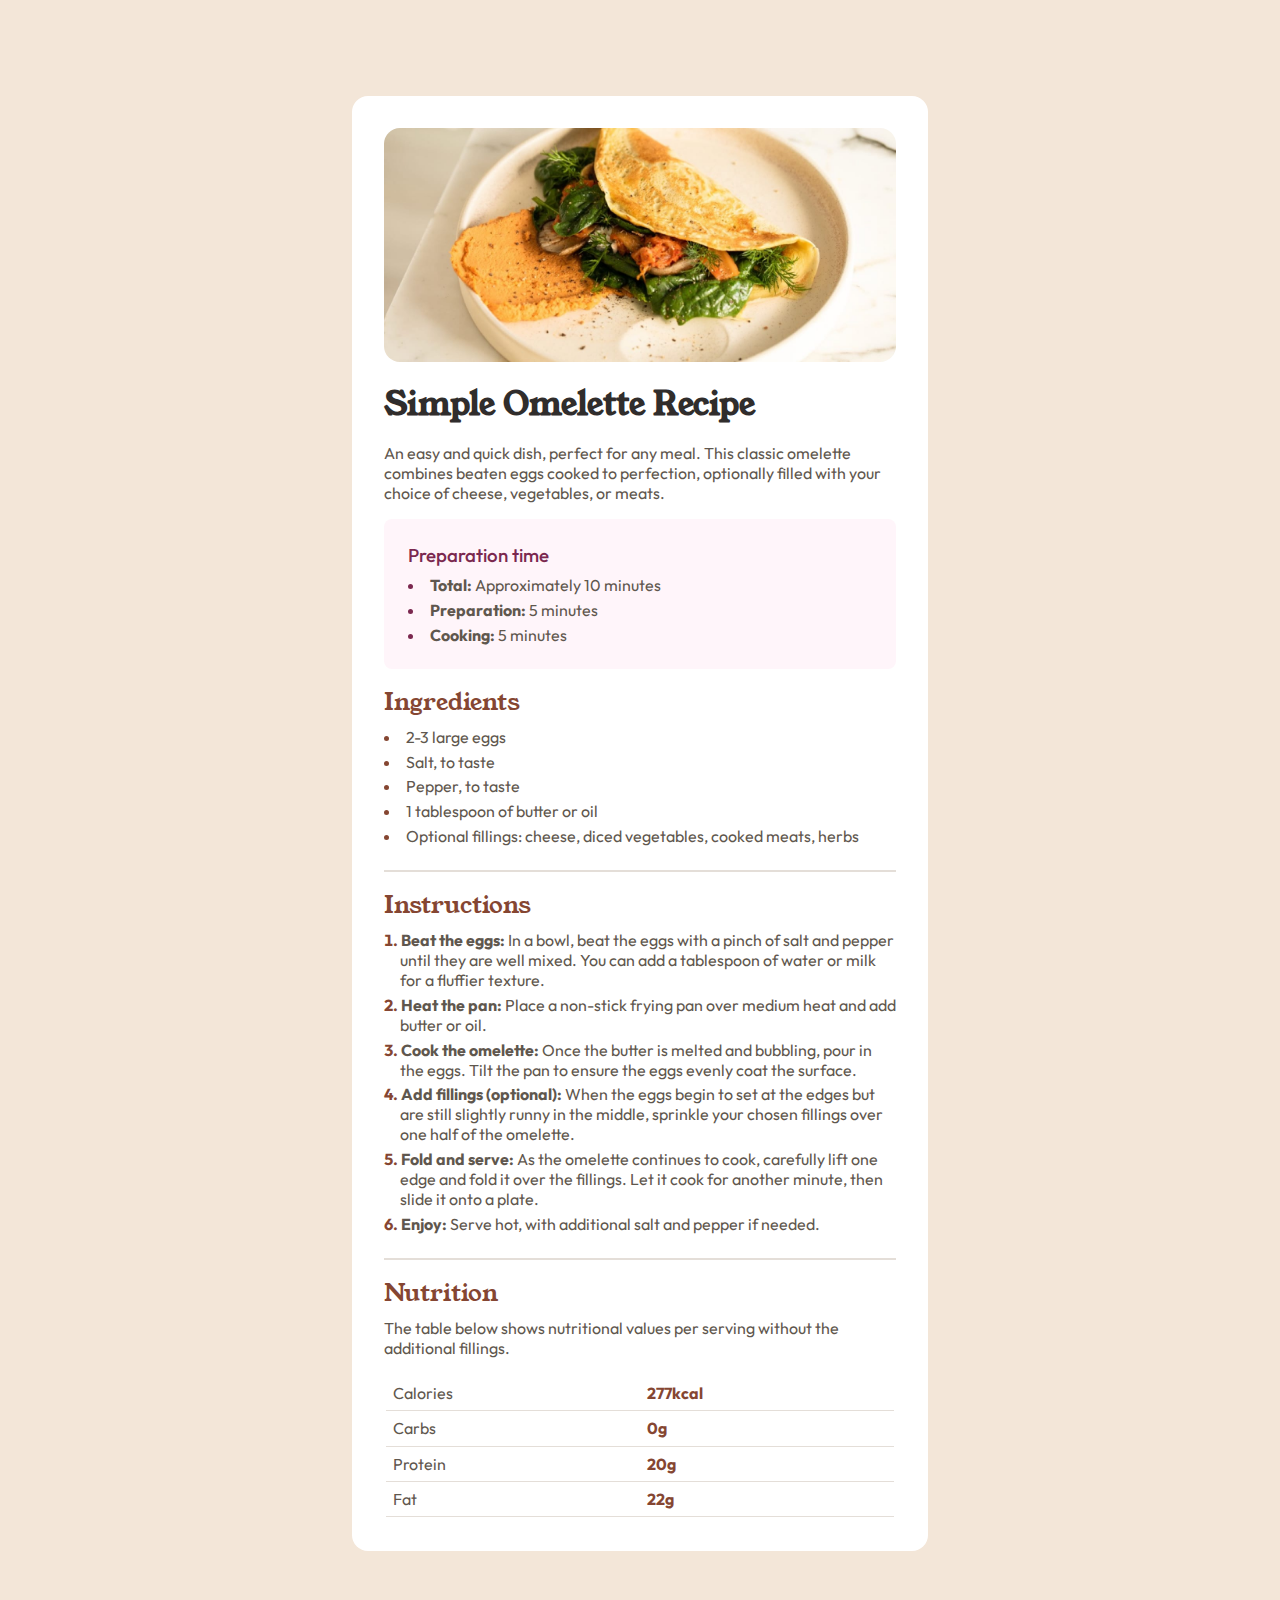
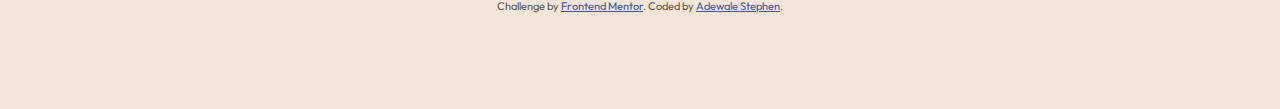
<file: index.html>
<!DOCTYPE html>
<html lang="en">
<head>
  <meta charset="UTF-8">
  <meta name="viewport" content="width=device-width, initial-scale=1.0">

  <link rel="icon" type="image/png" sizes="32x32" href="./assets/images/favicon-32x32.png">
  
  <title>Frontend Mentor | Recipe page</title>
  <link rel="stylesheet" href="style.css">
</head>
<body>
  <main>
    <header role="banner">
      <img src="./assets/images/image-omelette.jpeg" alt="omelette">
      <h1>Simple Omelette Recipe</h1>
      <p>
        An easy and quick dish, perfect for any meal. This classic omelette combines beaten eggs cooked
        to perfection, optionally filled with your choice of cheese, vegetables, or meats.
      </p>
    </header>

    <section role="contentinfo">
      <div class="preparation">
        <h3>Preparation time</h3>
        <ul>
          <li><strong>Total:</strong> Approximately 10 minutes</li>
          <li><strong>Preparation:</strong> 5 minutes</li>
          <li><strong>Cooking:</strong> 5 minutes</li>
        </ul>
      </div>

      <div>
        <h2>Ingredients</h2>
        <ul>
          <li>2-3 large eggs</li>
          <li>Salt, to taste</li>
          <li>Pepper, to taste</li>
          <li>1 tablespoon of butter or oil</li>
          <li>Optional fillings: cheese, diced vegetables, cooked meats, herbs</li>
        </ul>
      </div>

      <hr>
      <div>
        <h2>Instructions</h2>
        <ol>
          <li>
            <strong>Beat the eggs:</strong> In a bowl, beat the eggs with a pinch of salt and pepper until they are well mixed.
            You can add a tablespoon of water or milk for a fluffier texture.
          </li>
          <li><strong>Heat the pan:</strong> Place a non-stick frying pan over medium heat and add butter or oil.</li>
          <li>
            <strong>Cook the omelette:</strong> Once the butter is melted and bubbling, pour in the eggs. Tilt the pan to ensure
            the eggs evenly coat the surface.
          </li>
          <li>
            <strong>Add fillings (optional):</strong> When the eggs begin to set at the edges but are still slightly runny in the
            middle, sprinkle your chosen fillings over one half of the omelette.
          </li>
          <li>
            <strong>Fold and serve:</strong> As the omelette continues to cook, carefully lift one edge and fold it over the
            fillings. Let it cook for another minute, then slide it onto a plate.
          </li>
          <li><strong>Enjoy:</strong> Serve hot, with additional salt and pepper if needed.</li>
        </ol>
      </div>

      <hr>
      <div>
        <h2>Nutrition</h2>
        <p>The table below shows nutritional values per serving without the additional fillings.</p>
        <table role="table">
          <tr>
            <th>Calories</th>
            <td><strong>277kcal</strong></td>
          </tr>
          <tr>
            <th>Carbs</th>
            <td><strong>0g</strong></td>
          </tr>
          <tr>
            <th>Protein</th>
            <td><strong>20g</strong></td>
          </tr>
          <tr>
            <th>Fat</th>
            <td><strong>22g</strong></td>
          </tr>
        </table>
      </div>
    </section>
  </main>
  <div class="attribution" role="complementary">
    Challenge by <a href="https://www.frontendmentor.io?ref=challenge" target="_blank">Frontend Mentor</a>. 
    Coded by <a href="https://x.com/codewithstephen">Adewale Stephen</a>.
  </div>
</body>
</html>
</file>
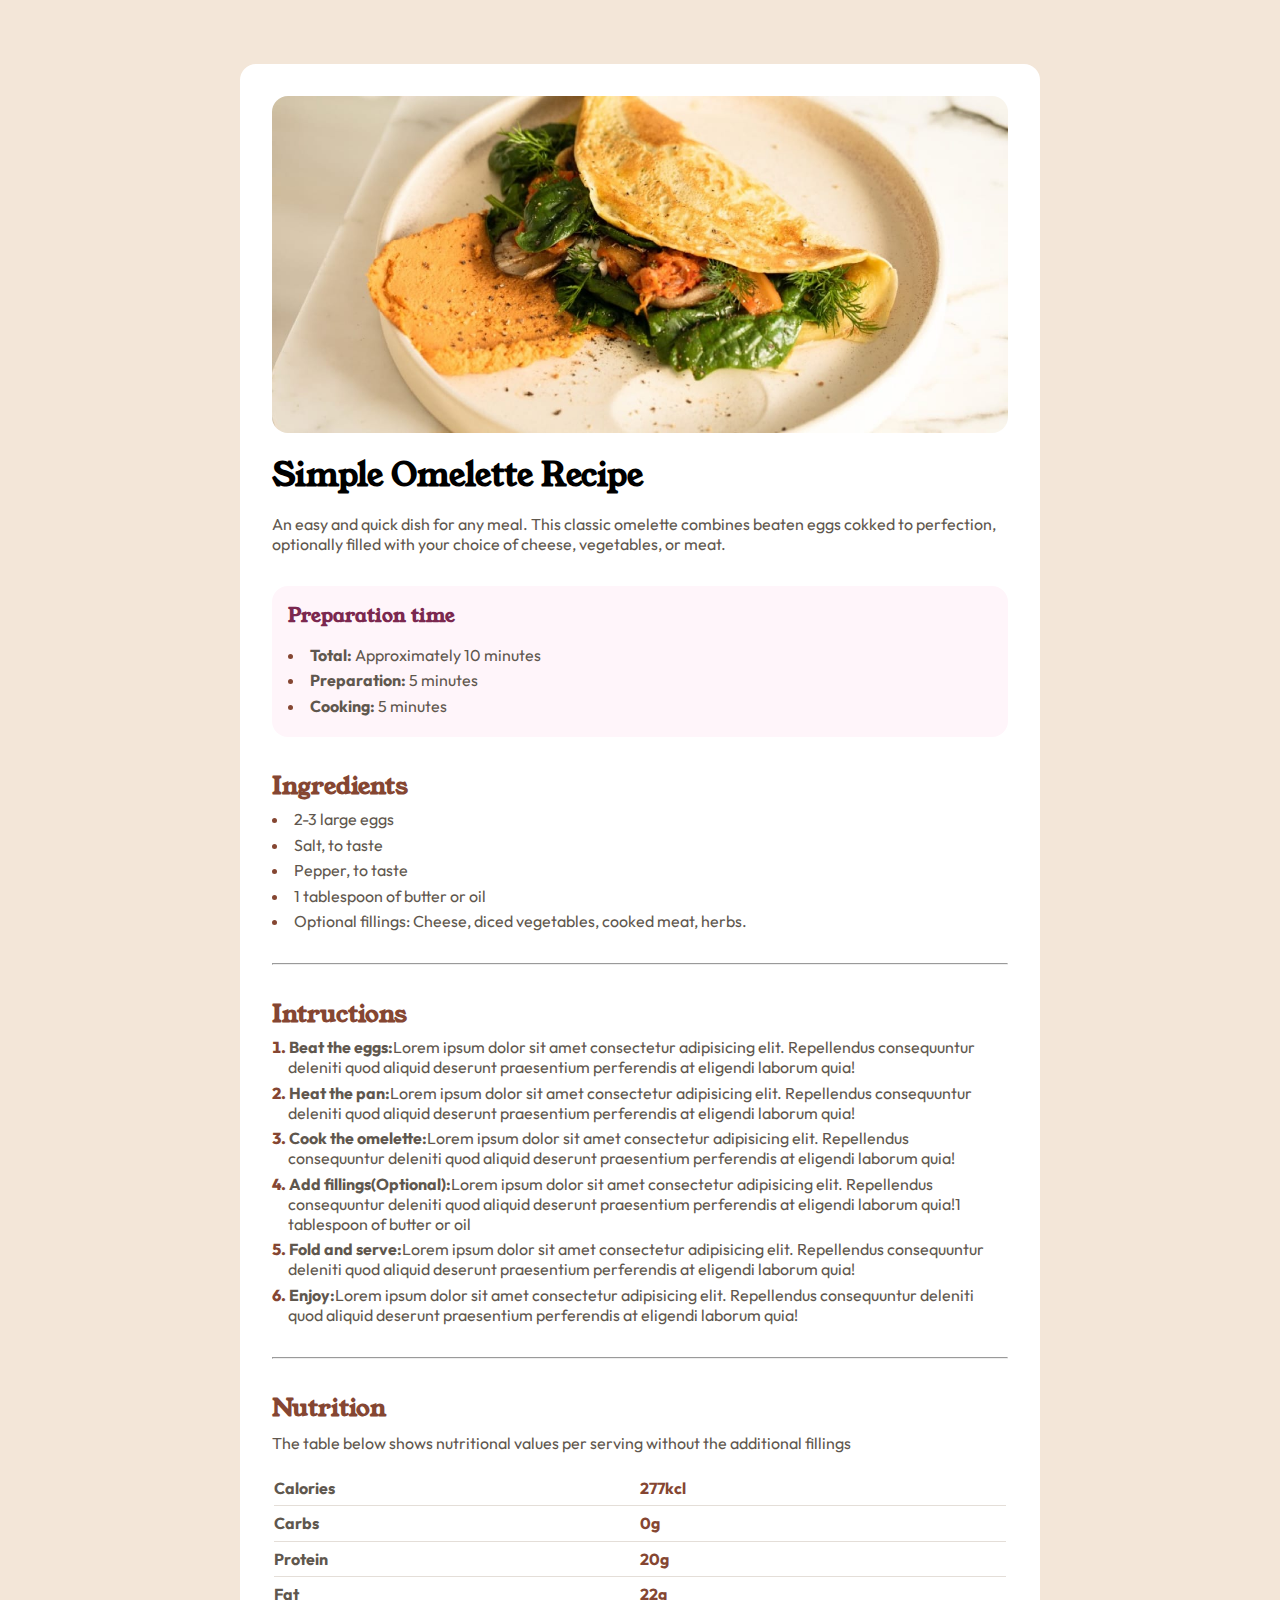
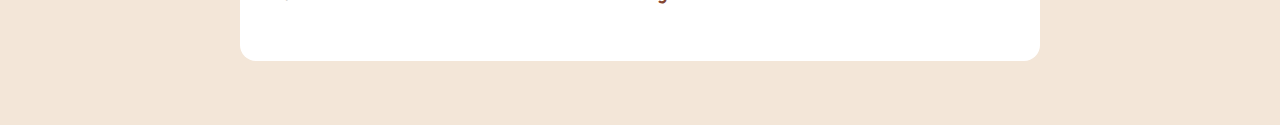
<file: reCreate.html>
<!DOCTYPE html>
<html lang="en">
<head>
    <meta charset="UTF-8">
    <meta name="viewport" content="width=device-width, initial-scale=1.0">
    <title>Recipe Page</title>
    <link rel="stylesheet" href="./reCreate.css">
</head>
<body>

    <main>
        <header>
            <img src="./assets/images/image-omelette.jpeg" alt="image of an omelette">
            <h1>Simple Omelette Recipe</h1>
            <p>An easy and quick dish for any meal. This classic omelette combines 
                beaten eggs cokked to perfection, optionally filled with your choice of cheese, vegetables, or meat.
            </p>
        </header>
        <section id="pinkishBg">
            <h3>Preparation time</h3>
            <ul>
                <li><strong>Total:</strong> Approximately 10 minutes</li>
                <li><strong>Preparation:</strong> 5 minutes</li>
                <li><strong>Cooking:</strong> 5 minutes</li>
            </ul>
        </section>

        <section>
            <h2>Ingredients</h2>
            <ul>
                <li>2-3 large eggs</li>
                <li>Salt, to taste</li>
                <li>Pepper, to taste</li>
                <li>1 tablespoon of butter or oil</li>
                <li>Optional fillings: Cheese, diced vegetables, cooked meat, herbs.</li>
            </ul>
        </section>

        <hr>

        <section>
            <h2>Intructions</h2>
            <ol>
                <li><strong>Beat the eggs:</strong>Lorem ipsum dolor sit amet consectetur adipisicing elit. Repellendus consequuntur deleniti quod aliquid deserunt praesentium perferendis at eligendi laborum quia!</li>
                <li><strong>Heat the pan:</strong>Lorem ipsum dolor sit amet consectetur adipisicing elit. Repellendus consequuntur deleniti quod aliquid deserunt praesentium perferendis at eligendi laborum quia!</li>
                <li><strong>Cook the omelette:</strong>Lorem ipsum dolor sit amet consectetur adipisicing elit. Repellendus consequuntur deleniti quod aliquid deserunt praesentium perferendis at eligendi laborum quia!</li>
                <li><strong>Add fillings(Optional):</strong>Lorem ipsum dolor sit amet consectetur adipisicing elit. Repellendus consequuntur deleniti quod aliquid deserunt praesentium perferendis at eligendi laborum quia!1 tablespoon of butter or oil</li>
                <li><strong>Fold and serve:</strong>Lorem ipsum dolor sit amet consectetur adipisicing elit. Repellendus consequuntur deleniti quod aliquid deserunt praesentium perferendis at eligendi laborum quia!</li>
                <li><strong>Enjoy:</strong>Lorem ipsum dolor sit amet consectetur adipisicing elit. Repellendus consequuntur deleniti quod aliquid deserunt praesentium perferendis at eligendi laborum quia!</li>
            </ol>
        </section>
        
        <hr>

        <section>
            <h2>Nutrition</h2>
            <p class="tableParagraph">The table below shows nutritional values per serving without the additional fillings</p>
            <table>
                <tr>
                    <th>Calories</th>
                    <td><b>277kcl</b></td>
                </tr>

                <tr>
                    <th>Carbs</th>
                    <td><b>0g</b></td>
                </tr>

                <tr>
                    <th>Protein</th>
                    <td><b>20g</b></td>
                </tr>

                <tr id="lastContent">
                    <th>Fat</th>
                    <td><b>22g</b></td>
                </tr>
            </table>
        </section>
    </main>
</body>
</html>
</file>
<file: style.css>
/* Fonts Used In The Project */
@font-face {
    font-family: 'Outfit';
    src: url('./assets/fonts/outfit/Outfit-VariableFont_wght.ttf');
}
@font-face {
    font-family: 'Young Serif';
    src: url('./assets/fonts/young-serif/YoungSerif-Regular.ttf');
}
/* Removed Default Style With Universal Selector */
*,*::before,*::after{
    margin: 0;
    padding: 0;
    font-family: 'Outfit';
    box-sizing: border-box;
}
/* Created Variable */
:root{
    --eggshell: hsl(30, 54%, 90%);
    --roseWhite: hsl(330, 100%, 98%);
    --wengeBrown: hsl(30, 10%, 34%);
    --darkCharcoal: hsl(24, 5%, 18%);
    --Nutmeg: hsl(14, 45%, 36%);
    --darkRaspberry: hsl(332, 51%, 32%);
    --white: hsl(0, 0%, 100%);
    --lightGrey: hsl(30, 18%, 87%);
}

body{
    font-size: 16px;
    padding: 6rem 0;
    background-color: var(--eggshell);
    color: var(--wengeBrown);
}
main{
    width: clamp(40vw, calc(100% - 40px), 45vw);
    margin: 0 auto;
    background-color: var(--white);
    padding: 2rem;
    border-radius: 1rem;
}
/* Header */
header{
    margin: 0 0 1rem 0;
}
header img{
    width: 100%;
    border-radius: 1rem;
}
header h1{
    color: var(--darkCharcoal);
    font-family: 'Young Serif';
    margin: 1rem 0;
}
/* Preparation */
.preparation{
    background-color: var(--roseWhite);
    padding: 1.5rem;
    border-radius: 0.5rem;
    margin: 0 0 1rem 0;
}
.preparation h3{
    color: var(--darkRaspberry);
    font-family: 'Outfit';
}
.preparation ul li::marker{
    color: var(--darkRaspberry);
}
/* Preparation End*/
li::marker{
    color: var(--Nutmeg);
    font-weight: 700;
}
li+li{
    margin: 0.3rem 0 0 0;
}
ul,ol{
    list-style-position: inside;
}
ol li, ul li{
    padding:  0 0 0 1em;
    text-indent: -1em;
}
h2,h3{
    margin: 0 0 0.5rem 0;
    color: var(--Nutmeg);
    font-family: 'Young Serif';
    font-weight: 500;
}
hr{
    margin: 1.5rem 0 1rem 0;
    border: 1px solid var(--lightGrey);
}
table{
    margin: 1rem 0 0 0;
    width: 100%;
}
tr{
    margin: 0;
    display: flex;
}
th,td{
    text-align: start;
    padding: .45rem;
    border-bottom: 1px solid var(--lightGrey);
    display: block;
    width: 50%;
}
th{
    font-weight: 400;
}
td{
    color: var(--Nutmeg)
}
.attribution { font-size: 11px; text-align: center; margin: 3rem 0 0 0;}
.attribution a { color: hsl(228, 45%, 44%); }
/*Mobile Responsive */
@media (max-width: 950px){
    body{
        padding: 0;
    }
    main{
        width: 100%;
        border-radius: unset;
        padding: 0rem;
    }
    header img{
        border-radius: unset;
    }
    section, header h1, header p{
        padding: 0 1rem;
    }
    .attribution{
        margin: 0;
        padding: 1rem 0 2rem 0;
        background-color: var(--roseWhite);
    }
}
</file>
<file: reCreate.css>
@font-face {
    font-family: 'Outfit';
    src: url('./assets/fonts/outfit/Outfit-VariableFont_wght.ttf') format(truetype);
}
@font-face {
    font-family: 'youngSerif';
    src: url('./assets/fonts/young-serif/YoungSerif-Regular.ttf') format(truetype);
}
*{
    margin: 0;
    padding: 0;
    box-sizing: border-box;
    font-family: 'Outfit', sans-serif;
}
:root{
    --roseWhite: hsl(330, 100%, 98%);
    --wengeBrown: ;
    --darkCharcoal: hsl(24, 5%, 18%);

    --lightGrey: ;
}
body{
    background-color: hsl(30, 54%, 90%);
    font-size: 1rem;
    color: hsl(30, 10%, 34%);
}
main{
    background-color: hsl(0, 0%, 100%);
    width: clamp(45rem, calc(100% - 40px), 50rem);
    margin: 4rem auto;
    padding: 2rem;
    border-radius: 1rem;
}
/* Header styling Start */
header img{
    width: 100%;
    border-radius: 1rem;
}
header h1{
    margin: 1rem 0;
    color: black;
}

header p{
    margin: 0 0 1rem 0;
}


/* Pinkish section styling Start */
#pinkishBg{
    padding: 1rem;
    background-color: hsl(330, 100%, 98%);
    border-radius: 1rem;
    margin: 2rem 0;
}
#pinkishBg h3{
    margin: 0 0 1rem 0;
    color: hsl(332, 51%, 32%);
}
ul, ol{
    list-style-position: inside;
}
hr{
    margin: 2rem 0;
}
li{
    margin: .35rem 0;
}
li::marker{
    color: hsl(14, 45%, 36%);;
}
ol li::marker{
    font-weight: 800;
}
ol li{
    text-indent: -1em;
    padding: 0 0 0 1em;
}
h1, h2, h3{
    font-family: 'youngSerif', serif;
    color:hsl(14, 45%, 36%)
}
.tableParagraph{
    margin: .5rem 0 0 0;
}
table{
    width: 100%;
    margin: 1rem 0;
}
tr{
    display: flex;
    justify-content: space-between;
    align-items: center;
    padding: .45rem 0;
    border-bottom: 1px solid hsl(30, 18%, 87%);
}
th, td{
    text-align: start;
    width: 100%;
}
td b{
    color: hsl(14, 45%, 36%);
}
#lastContent{
    border-bottom: unset;

}
</file>
